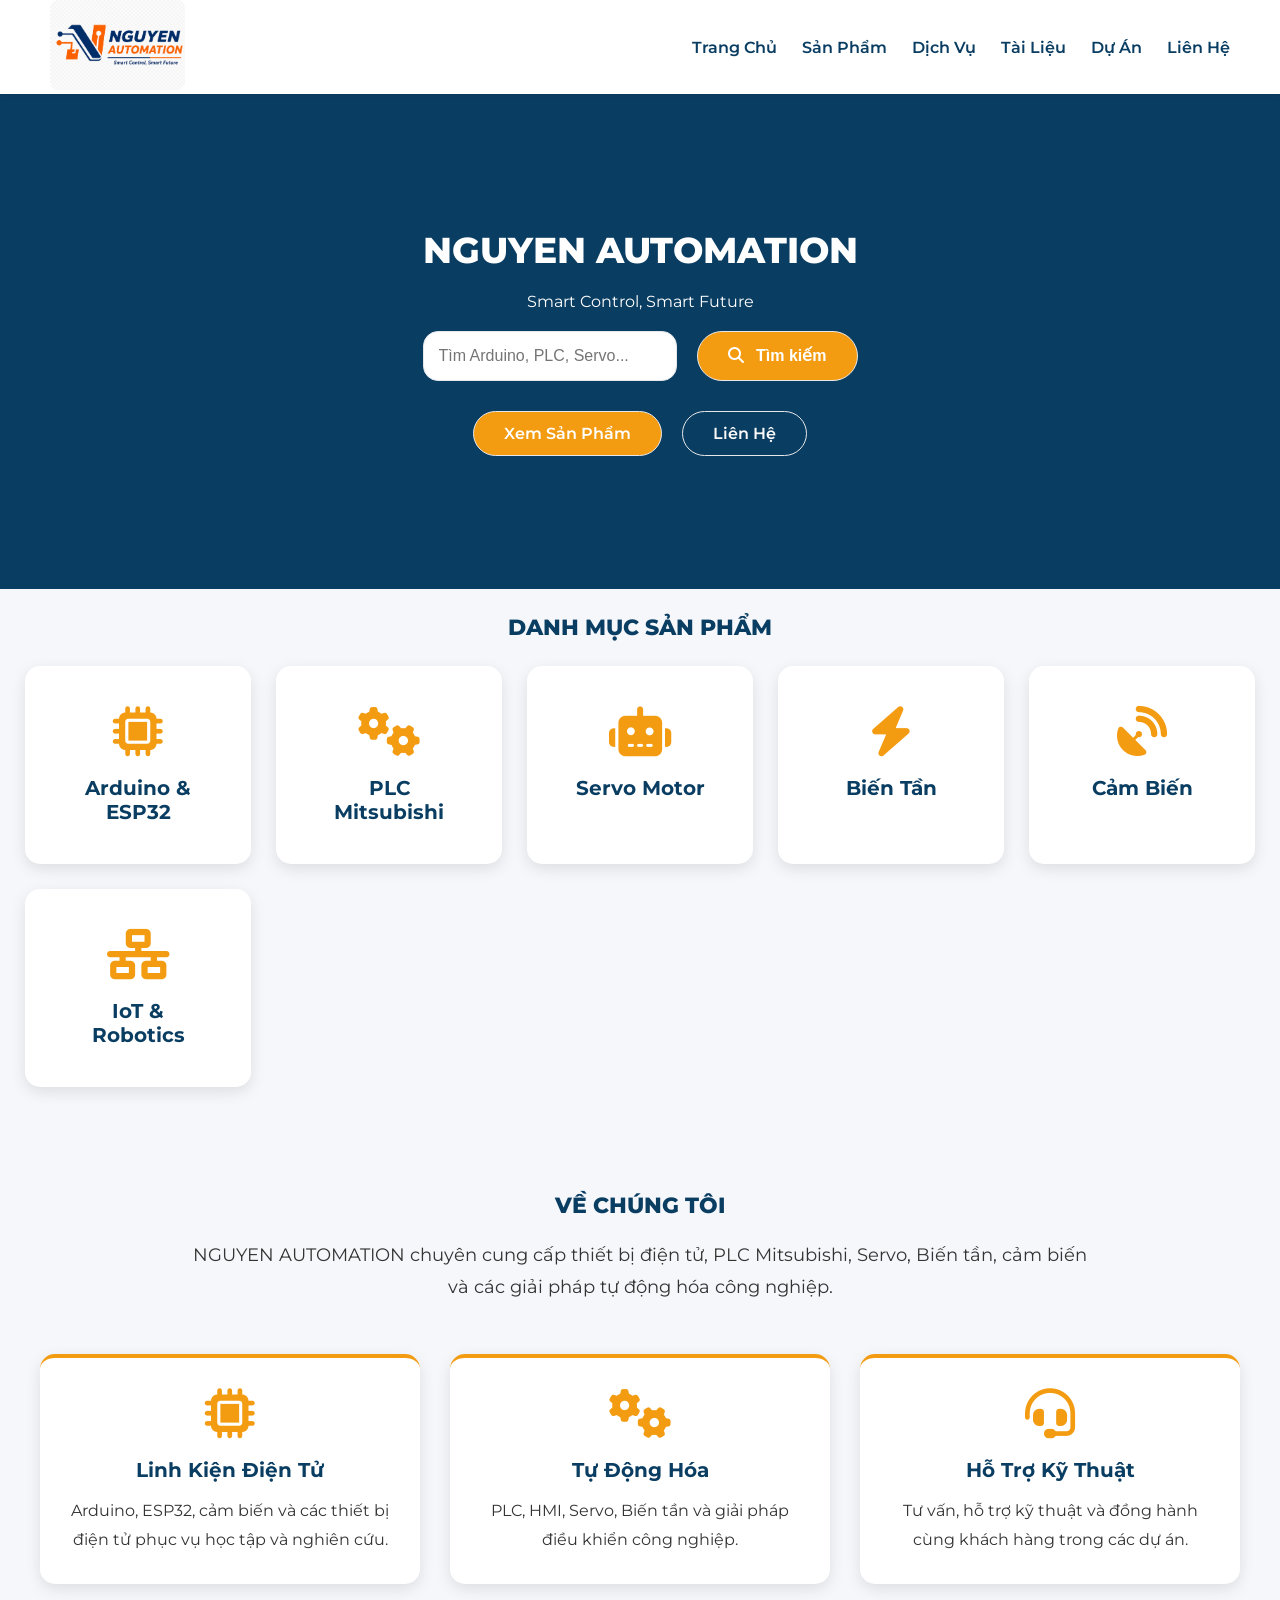
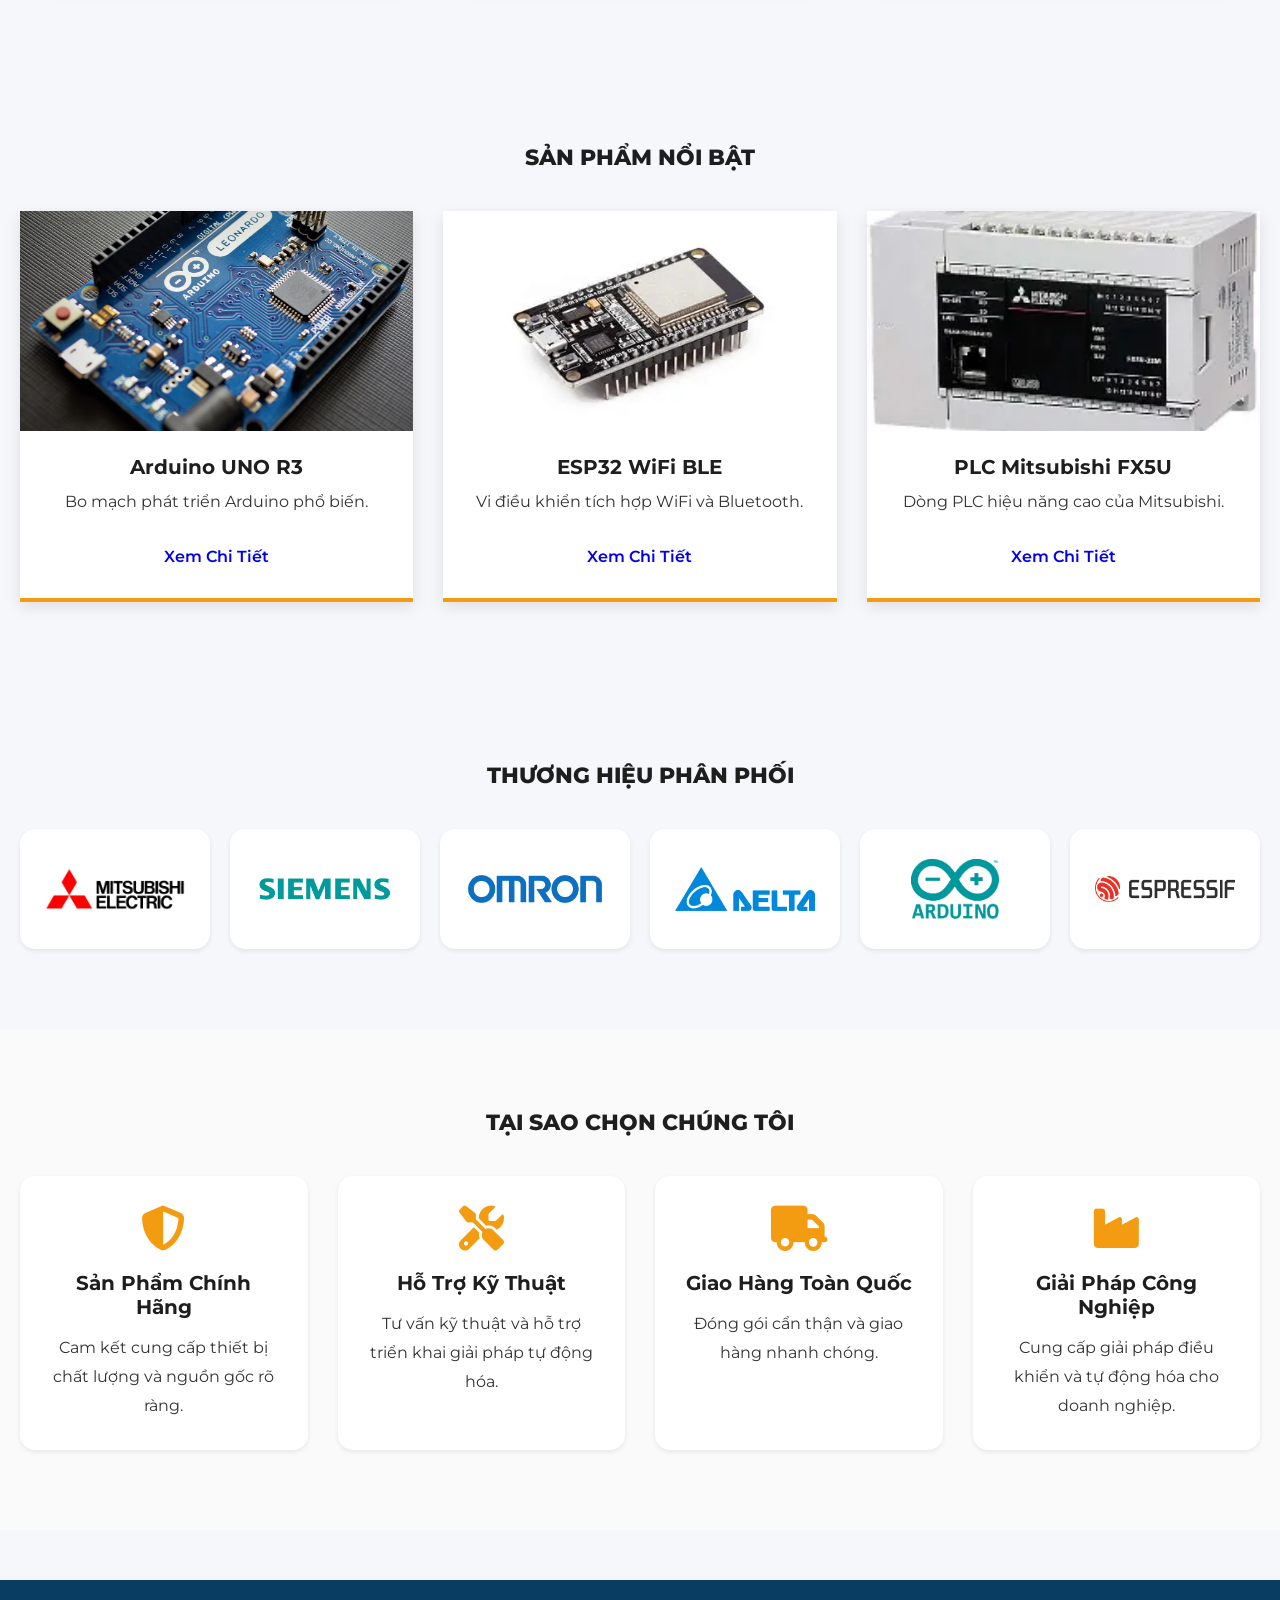
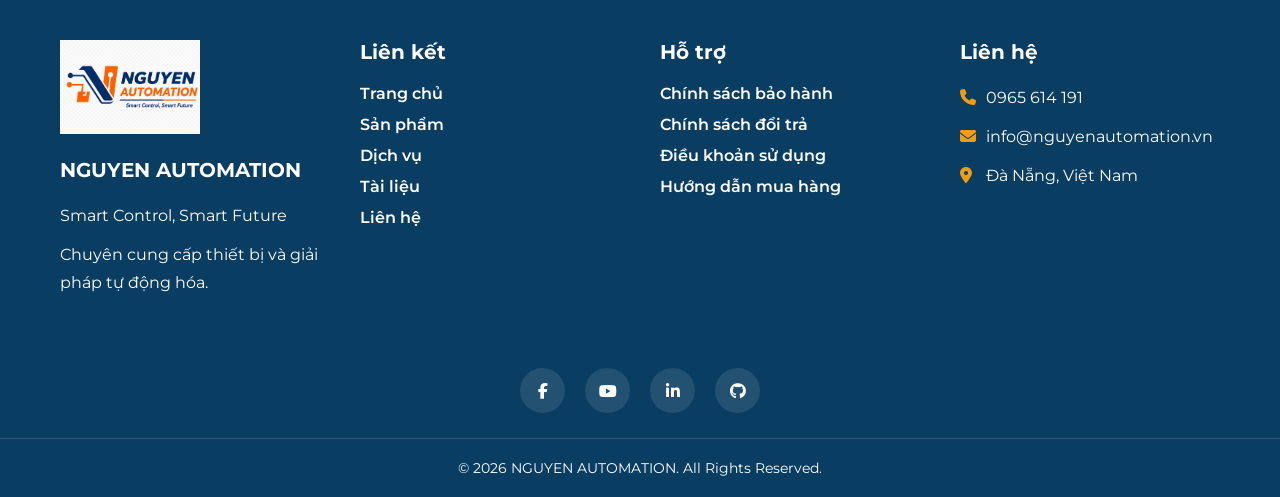
<file: index.html>
<!DOCTYPE html>
<html lang="vi">

<head>
    <meta charset="UTF-8">
    <meta name="viewport" content="width=device-width, initial-scale=1.0">
    <title>NGUYEN AUTOMATION</title>
    <link rel="preconnect" href="https://fonts.googleapis.com">
    <link rel="preconnect" href="https://fonts.gstatic.com" crossorigin>
    <link href="https://fonts.googleapis.com/css2?family=Montserrat:wght@300;400;500;600;700;800;900&display=swap" rel="stylesheet">
    <link rel="stylesheet" href="css/style.css">
    <link rel="stylesheet" href="css/responsive.css">
    <link rel="stylesheet" href="https://cdnjs.cloudflare.com/ajax/libs/font-awesome/6.5.1/css/all.min.css">
</head>

<body>

    <header>
        <div class="logo">
            <img src="images/logo2.png" alt="NGUYEN AUTOMATION">
        </div>

        <nav>
            <ul>
                <li><a href="index.html">Trang Chủ</a></li>
                <li><a href="products.html">Sản Phẩm</a></li>
                <li><a href="services.html">Dịch Vụ</a></li>
                <li><a href="documents.html">Tài Liệu</a></li>
                <li><a href="#">Dự Án</a></li>
                <li><a href="contact.html">Liên Hệ</a></li>
            </ul>
        </nav>
    </header>

    <section class="hero">

        <div class="hero-content">

            <h1>NGUYEN AUTOMATION</h1>

            <p>Smart Control, Smart Future</p>

            <div class="search-box">

                <input
                    type="text"
                    id="searchInput"
                    placeholder="Tìm Arduino, PLC, Servo...">

                <button class="btn btn-primary" onclick="searchProduct()">
                    <i class="fas fa-magnifying-glass"></i>
                    Tìm kiếm
                </button>

            </div>

            <div class="hero-button">

                <a href="#" class="btn btn-primary">
                    Xem Sản Phẩm
                </a>

                <a href="#" class="btn btn-outline">
                    Liên Hệ
                </a>

            </div>

        </div>

    </section>

    <section class="categories">
        <h2>DANH MỤC SẢN PHẨM</h2>
        <div class="grid">

            <div class="card">
                <i class="fas fa-microchip"></i>
                <h3>Arduino & ESP32</h3>
            </div>

            <div class="card">
                <i class="fas fa-cogs"></i>
                <h3>PLC Mitsubishi</h3>
            </div>

            <div class="card">
                <i class="fas fa-robot"></i>
                <h3>Servo Motor</h3>
            </div>

            <div class="card">
                <i class="fas fa-bolt"></i>
                <h3>Biến Tần</h3>
            </div>

            <div class="card">
                <i class="fas fa-satellite-dish"></i>
                <h3>Cảm Biến</h3>
            </div>

            <div class="card">
                <i class="fas fa-network-wired"></i>
                <h3>IoT & Robotics</h3>
            </div>

        </div>
    </section>


    <section class="about">

        <div class="about-container">

            <h2>VỀ CHÚNG TÔI</h2>

            <p class="about-intro">
                NGUYEN AUTOMATION chuyên cung cấp thiết bị điện tử,
                PLC Mitsubishi, Servo, Biến tần, cảm biến và các giải pháp
                tự động hóa công nghiệp.
            </p>

            <div class="about-features">

                <div class="feature-box">
                    <i class="fas fa-microchip"></i>
                    <h3>Linh Kiện Điện Tử</h3>
                    <p>Arduino, ESP32, cảm biến và các thiết bị điện tử phục vụ học tập và nghiên cứu.</p>
                </div>

                <div class="feature-box">
                    <i class="fas fa-cogs"></i>
                    <h3>Tự Động Hóa</h3>
                    <p>PLC, HMI, Servo, Biến tần và giải pháp điều khiển công nghiệp.</p>
                </div>

                <div class="feature-box">
                    <i class="fas fa-headset"></i>
                    <h3>Hỗ Trợ Kỹ Thuật</h3>
                    <p>Tư vấn, hỗ trợ kỹ thuật và đồng hành cùng khách hàng trong các dự án.</p>
                </div>

            </div>

        </div>

    </section>

    <section class="featured-products">

        <h2>SẢN PHẨM NỔI BẬT</h2>

        <div class="product-grid">

            <div class="product-card">

                <img src="images/arduino.jpg" alt="Arduino UNO">

                <h3>Arduino UNO R3</h3>

                <p>Bo mạch phát triển Arduino phổ biến.</p>

                <a href="#" class="btn">
                    Xem Chi Tiết
                </a>

            </div>

            <div class="product-card">

                <img src="images/esp32.jpg" alt="ESP32">

                <h3>ESP32 WiFi BLE</h3> 

                <p>Vi điều khiển tích hợp WiFi và Bluetooth.</p>

                <a href="#" class="btn">
                    Xem Chi Tiết
                </a>

            </div>

            <div class="product-card">

                <img src="images/fx5u.jpg" alt="PLC FX5U">

                <h3>PLC Mitsubishi FX5U</h3>

                <p>Dòng PLC hiệu năng cao của Mitsubishi.</p>

                <a href="#" class="btn">
                    Xem Chi Tiết
                </a>

            </div>

        </div>

    </section>

    <section class="brands">

        <h2>THƯƠNG HIỆU PHÂN PHỐI</h2>

        <div class="brand-grid">

            <div class="brand-card">
                <img src="images/brands/mitsubishi.png" alt="Mitsubishi">
            </div>

            <div class="brand-card">
                <img src="images/brands/siemens.png" alt="Siemens">
            </div>

            <div class="brand-card">
                <img src="images/brands/omron.png" alt="Omron">
            </div>

            <div class="brand-card">
                <img src="images/brands/delta.png" alt="Delta">
            </div>

            <div class="brand-card">
                <img src="images/brands/arduino.png" alt="Arduino">
            </div>

            <div class="brand-card">
                <img src="images/brands/esp32.png" alt="ESP32">
            </div>

        </div>

    </section>

    <section class="why-us">

        <h2>TẠI SAO CHỌN CHÚNG TÔI</h2>

        <div class="why-grid">

            <div class="why-card">
                <i class="fas fa-shield-alt"></i>
                <h3>Sản Phẩm Chính Hãng</h3>
                <p>Cam kết cung cấp thiết bị chất lượng và nguồn gốc rõ ràng.</p>
            </div>

            <div class="why-card">
                <i class="fas fa-tools"></i>
                <h3>Hỗ Trợ Kỹ Thuật</h3>
                <p>Tư vấn kỹ thuật và hỗ trợ triển khai giải pháp tự động hóa.</p>
            </div>

            <div class="why-card">
                <i class="fas fa-truck"></i>
                <h3>Giao Hàng Toàn Quốc</h3>
                <p>Đóng gói cẩn thận và giao hàng nhanh chóng.</p>
            </div>

            <div class="why-card">
                <i class="fas fa-industry"></i>
                <h3>Giải Pháp Công Nghiệp</h3>
                <p>Cung cấp giải pháp điều khiển và tự động hóa cho doanh nghiệp.</p>
            </div>

        </div>

    </section>

    <footer>

        <div class="footer-container">

            <!-- ABOUT -->

            <div class="footer-column">
                <img src="images/logo2.png"
                alt="Logo"
                class="footer-logo">
                <h3>NGUYEN AUTOMATION</h3>
                <p>
                Smart Control, Smart Future
                </p>
                <p>
                Chuyên cung cấp thiết bị và giải pháp tự động hóa.
                </p>
            </div>

            <!-- MENU -->

            <div class="footer-column">
                <h3>Liên kết</h3>
                <ul>
                    <li><a href="index.html">Trang chủ</a></li>
                    <li><a href="products.html">Sản phẩm</a></li>
                    <li><a href="services.html">Dịch vụ</a></li>
                    <li><a href="documents.html">Tài liệu</a></li>
                    <li><a href="contact.html">Liên hệ</a></li>
                </ul>
            </div>

            <!-- SUPPORT -->

            <div class="footer-column">
                <h3>Hỗ trợ</h3>
                <ul>
                    <li><a href="#">Chính sách bảo hành</a></li>
                    <li><a href="#">Chính sách đổi trả</a></li>
                    <li><a href="#">Điều khoản sử dụng</a></li>
                    <li><a href="#">Hướng dẫn mua hàng</a></li>
                </ul>
            </div>

            <!-- CONTACT -->

            <div class="footer-column">
                <h3>Liên hệ</h3>
                <p><i class="fas fa-phone"></i> 0965 614 191</p>
                <p><i class="fas fa-envelope"></i> info@nguyenautomation.vn</p>
                <p><i class="fas fa-map-marker-alt"></i> Đà Nẵng, Việt Nam</p>
            </div>

        </div>

        <div class="footer-social">
            <a href="#"><i class="fab fa-facebook-f"></i></a>
            <a href="#"><i class="fab fa-youtube"></i></a>
            <a href="#"><i class="fab fa-linkedin-in"></i></a>
            <a href="#"><i class="fab fa-github"></i></a>
        </div>

        <div class="footer-bottom">
            © 2026 NGUYEN AUTOMATION. All Rights Reserved.
        </div>

    </footer>

    <script src="script.js"></script>

</body>
</html>
</file>
<file: css/style.css>
/* =========================
   RESET CSS
========================= */

*{
    margin:0;
    padding:0;
    box-sizing:border-box;
}

/* =========================
   GLOBAL
========================= */

body{
    font-family:'Montserrat',sans-serif;
    background:var(--bg-color);
    color:var(--text-dark);
    overflow-x:hidden;
}
/* =========================
   CHỮ THƯƠNG HIỆU
========================= */
h1{
    font-size:36px;
    font-weight:800;
}
/* =========================
   CHỮ TIÊU ĐỀ LỚN
========================= */
h2{
    font-size:22px;
    font-weight:800;
}
/* =========================
   CHỮ TIÊU ĐỀ NHỎ
========================= */
h3{
    font-size:20px;
    font-weight:700;
}
/* =========================
   CHỮ MENU
========================= */
a{
    text-decoration:none;
    font-size:16px;
    font-weight:600;
}
/* =========================
   CHỮ NỘI DUNG
========================= */
p{
    font-size:16px;
    font-weight:400;
}

/* ==================================
   NGUYEN AUTOMATION DESIGN SYSTEM
================================== */

:root{

    /* ===== BRAND COLORS ===== */

    --primary-color:#0A3D62;      /* Xanh thương hiệu */
    --primary-hover:#08507F;

    --secondary-color:#F39C12;    /* Cam thương hiệu */
    --secondary-hover:#E67E22;

    /* ===== BACKGROUND ===== */

    --bg-color:#F5F7FA;           /* Nền website */
    --section-color:#FAFAFA;      /* Nền section */
    --card-color:#FFFFFF;         /* Nền card */

    /* ===== TEXT ===== */

    --text-dark:#1E1E1E;          /* Chữ chính */
    --text-light:#FFFFFF;         /* Chữ nền tối */
    --text-gray:#6C757D;          /* Chữ phụ */

    /* ===== BUTTON ===== */

    --btn-green:#27AE60;         /* Còn hàng*/
    --text-light:#FFFFFF;         /* Hết hàng*/
    --text-gray:#6C757D;          /* Đang cập nhật*/

    /* ===== viền ===== */

    --border-color:#E5E7EB;

    /* ===== đổ bóng ===== */

    --shadow-sm:0 2px 5px rgba(0,0,0,.08);
    --shadow-md:0 5px 15px rgba(0,0,0,.10);
    --shadow-lg:0 10px 30px rgba(0,0,0,.15);

    /* ===== bo góc ===== */

    --radius-sm:8px;
    --radius-md:15px;
    --radius-lg:30px;

    /* ===== TRANSITION ===== */

    --transition:.3s ease;
}
/* =========================
   PHẦN HIỂN THỊ
========================= */
body{
    background:var(--bg-color);
    color:var(--text-dark);
}

header{
    display:flex;
    justify-content:space-between;
    align-items:center;
    padding:0px 50px;
    background:rgba(255,255,255,.95);
    backdrop-filter:blur(10px);
    -webkit-backdrop-filter:blur(10px);
    box-shadow:var(--shadow-sm);
    position:sticky;
    top:0;
    z-index:1000;
    transition:transform .4s cubic-bezier(.4,0,.2,1);
}

header.hide{
    transform:translateY(-100%);
}

.logo img{
    height:90px;
    border-radius:var(--radius-sm);
}

nav ul{
    display:flex;
    list-style:none;
    gap:25px;
}

nav a{
    color:var(--primary-color);
    transition:.3s;
}

nav a:hover{
    color:var(--secondary-color);
}

/* =========================
   BANNER THƯƠNG HIỆU
========================= */
.hero{
    height:55vh;
    background:var(--primary-color);
    color:var(--text-light);
    display:flex;
    justify-content:center;
    align-items:center;
    text-align:center;
    color:white;
}

.hero h1{
    color:var(--text-light);
}

.hero p{
    margin:20px 0px;
    color:var(--text-light);
}

.search-box{
    display:flex;
    justify-content:center;
    gap:20px;
}

.search-box input{
    width:100%;
    max-width:400px;
    padding:15px;
    border:1px solid var(--border-color);
    border-radius:var(--radius-md);
    font-size:16px;
}

.search-box button{
    cursor:pointer;
    margin:0;
    white-space:nowrap;
}
.search-box button i{
    margin-right:8px;
}
/* =========================
   NÚT NHẤN
========================= */
.btn{
    display:inline-block;
    padding:12px 30px;
    border-radius:var(--radius-lg);
    text-decoration:none;
    font-size:16px;
    font-weight:600;
    transition:var(--transition);
    text-align:center;
}
.hero-button{
    display:flex;
    justify-content:center;
    align-items:center;
    gap:20px;
    margin-top:30px;
    flex-wrap:wrap;
}

.btn-primary{
    background:var(--secondary-color);
    color:var(--text-light);
    border:1px solid var(--border-color);
}

.btn-primary:hover{
    background:var(--secondary-hover);
}
.btn-outline{
    background:transparent;
    color:var(--section-color);
    border:1px solid var(--border-color);
}

.btn-outline:hover{
    background:var(--section-color);
    color:var(--primary-color);
}
/* =========================
   CARD SẢN PHẨM
========================= */
.categories{
    padding:25px 25px;
}

.categories h2{
    text-align:center;
    margin-bottom:25px;
    color:var(--primary-color);
}

.grid{
    display:grid;
    grid-template-columns:
    repeat(auto-fit,minmax(220px,1fr));
    gap:25px;
}

.card{
background:var(--card-color);
border-radius:var(--radius-md);
box-shadow:var(--shadow-md);
transition:var(--transition);
padding:40px;
text-align:center;
}

.card:hover{
transform:translateY(-8px);
}

.card i{
font-size:50px;
color:var(--secondary-color);
margin-bottom:20px;
}
.card h3{
    color:var(--primary-color);
}

/* =========================
   BRANDS
========================= */

.brands{
    padding:80px 20px;
}

.brands h2{
    text-align:center;
    margin-bottom:40px;
}

.brand-grid{
    display:grid;
    grid-template-columns:
    repeat(auto-fit,minmax(180px,1fr));

    gap:20px;
}

.brand-card{
    background:var(--card-color);
    border-radius:var(--radius-md);
    box-shadow:var(--shadow-sm);

    padding:25px;

    display:flex;
    justify-content:center;
    align-items:center;

    min-height:120px;

    transition:var(--transition);
}

.brand-card:hover{
    transform:translateY(-5px);
}

.brand-card img{
    max-width:140px;
    max-height:60px;
    object-fit:contain;
}
/* =========================
   WHY US
========================= */

.why-us{
    padding:80px 20px;
    background:#FAFAFA;
}

.why-us h2{
    text-align:center;
    margin-bottom:40px;
}

.why-grid{
    display:grid;

    grid-template-columns:
    repeat(auto-fit,minmax(250px,1fr));

    gap:30px;
}

.why-card{

    background:var(--card-color);

    padding:30px;

    text-align:center;

    border-radius:var(--radius-md);

    box-shadow:var(--shadow-sm);

    transition:var(--transition);
}

.why-card:hover{

    transform:translateY(-8px);
}

.why-card i{

    font-size:45px;

    color:var(--secondary-color);

    margin-bottom:20px;
}

.why-card h3{

    margin-bottom:15px;
}

.why-card p{

    color:#333333;

    line-height:1.8;
}
/* =========================
   ABOUT
========================= */

.about{
    padding:80px 20px;
}

.about-container{
    max-width:1200px;
    margin:auto;
}

.about h2{
    text-align:center;
    color:var(--primary-color);
    margin-bottom:20px;
}

.about-intro{
    text-align:center;
    max-width:900px;
    margin:0 auto 50px;

    color:#333333;
    font-size:18px;
    line-height:1.8;
}

.about-features{
    display:grid;
    grid-template-columns:
    repeat(auto-fit,minmax(280px,1fr));

    gap:30px;
}

.feature-box{
    background:var(--card-color);

    padding:30px;

    border-radius:var(--radius-md);

    box-shadow:var(--shadow-md);

    text-align:center;

    transition:var(--transition);

    border-top:4px solid var(--secondary-color);
}

.feature-box:hover{
    transform:translateY(-8px);
}

.feature-box i{
    font-size:50px;
    color:var(--secondary-color);

    margin-bottom:20px;
}

.feature-box h3{
    color:var(--primary-color);

    margin-bottom:15px;
}

.feature-box p{
    color:#333333;

    line-height:1.8;
}
/* =========================
   FEATURED PRODUCTS
========================= */

.featured-products{
    padding:80px 20px;
}

.featured-products h2{
    text-align:center;
    margin-bottom:40px;
}

.product-grid{
    display:grid;

    grid-template-columns:
    repeat(auto-fit,minmax(300px,1fr));

    gap:30px;
}

.product-card{

    background:var(--card-color);

    border-bottom:4px solid var(--secondary-color);

    overflow:hidden;

    box-shadow:var(--shadow-md);

    transition:var(--transition);

    text-align:center;
}

.product-card:hover{
    transform:translateY(-8px);
}

.product-card img{
    width:100%;
    height:220px;
    object-fit:cover;
}

.product-card h3{
    margin:20px 0 10px;
}

.product-card p{
    padding:0 20px;
    color:#333333;
    line-height:1.6;
}

.product-card .btn{
    margin:20px;
}
/* =========================
   FOOTER
========================= */
footer{
    background:var(--primary-color);
    color:var(--text-light);
    margin-top:50px;
}

.footer-container{
    max-width:1200px;
    margin:auto;
    display:grid;
    grid-template-columns:
    repeat(auto-fit,minmax(250px,1fr));
    gap:40px;
    padding:60px 20px;
}

.footer-logo{
    width:140px;
    margin-bottom:20px;
}

.footer-column h3{
    color:var(--text-light);
    margin-bottom:20px;
}

.footer-column p{
    color:var(--text-light);
    line-height:1.8;
    margin-bottom:10px;
}

.footer-column ul{
    list-style:none;
}

.footer-column li{
    margin-bottom:12px;
}

.footer-column a{
    color:var(--text-light);
    text-decoration:none;
    transition:.3s;
}

.footer-column a:hover{
    color:var(--secondary-color);
    padding-left:5px;
}

.footer-column i{
    color:var(--secondary-color);
    width:22px;
}

.footer-social{
    text-align:center;
    padding-bottom:25px;
}

.footer-social a{
    display:inline-flex;
    justify-content:center;
    align-items:center;
    width:45px;
    height:45px;
    margin:0 8px;
    border-radius:50%;
    background:rgba(255,255,255,.1);
    color:var(--text-light);
    transition:.3s;
}

.footer-social a:hover{
    background:var(--secondary-color);
    transform:translateY(-5px);
}

.footer-bottom{
    text-align:center;
    border-top:1px solid rgba(255,255,255,.15);
    padding:20px;
    color:var(--text-light);
    font-size:14px;
}
</file>
<file: css/responsive.css>
/* =========================
   RESPONSIVE TABLET
========================= */

@media(max-width:992px){

    header{
        padding:15px 30px;
    }

    .hero h1{
        font-size:48px;
    }
    .product-detail{

        grid-template-columns:1fr;

    }
}
/* =========================
   RESPONSIVE MOBILE
========================= */

@media(max-width:768px){

    
    header{

        flex-direction:column;

        gap:15px;

        height:auto;

        padding:20px;
    }

    .logo img{
        height:70px;
    }

    nav{
        width:100%;
        overflow-x:auto;
    }

    nav ul{
        display:flex;
        flex-wrap:nowrap;
        justify-content:flex-start;
        gap:20px;
        padding:10px 0;
        white-space:nowrap;
    }

    nav ul::-webkit-scrollbar{
        display:none;
    }

    .hero{

        height:auto;

        padding:80px 20px;
    }

    .hero h1{

        font-size:36px;
    }

    .hero p{

        font-size:18px;
    }

    .categories,
    .about,
    .featured-products,
    .brands,
    .why-us{

        padding:60px 20px;
    }
    header.hide{

        transform:none;
    }

}
@media(max-width:480px){

    .hero h1{

        font-size:28px;
    }

    .hero p{

        font-size:16px;
    }

    .btn{

        width:100%;

        max-width:250px;
    }

    .product-card img{

        height:180px;
    }

}
</file>
